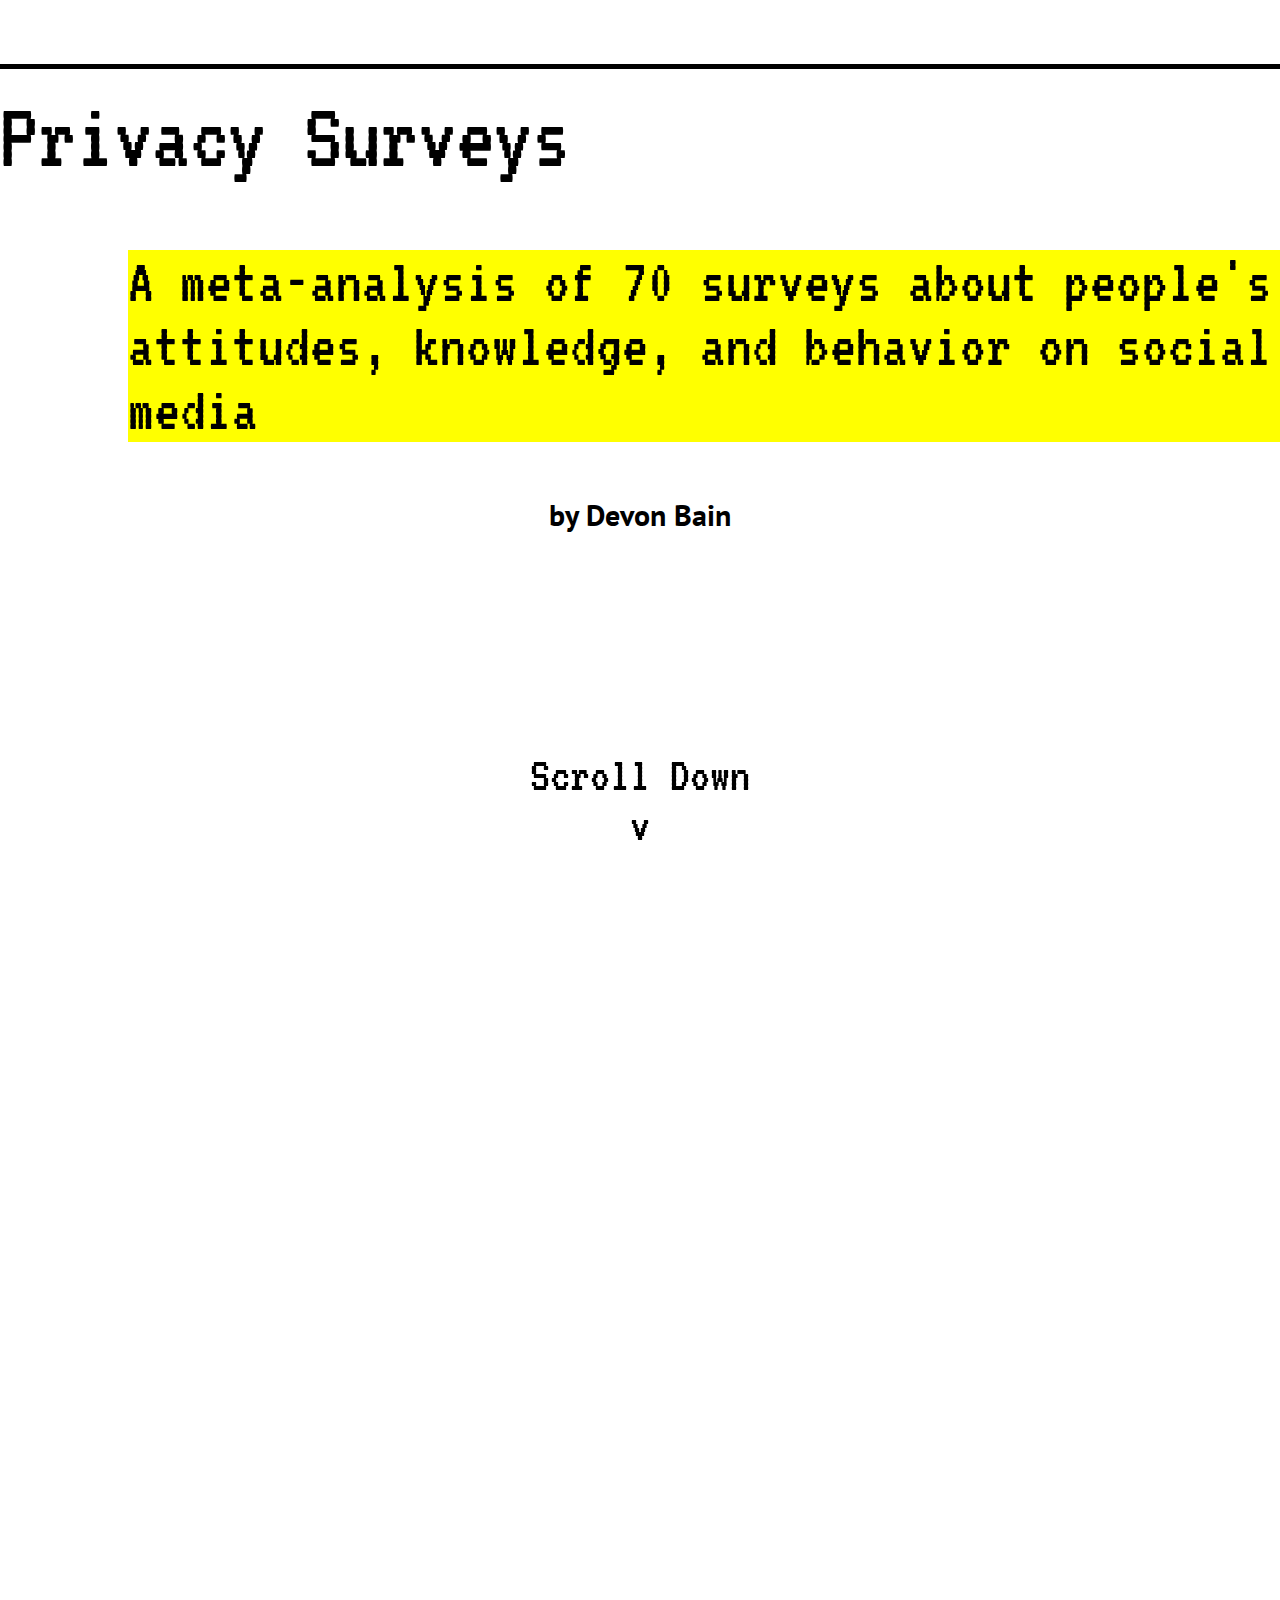
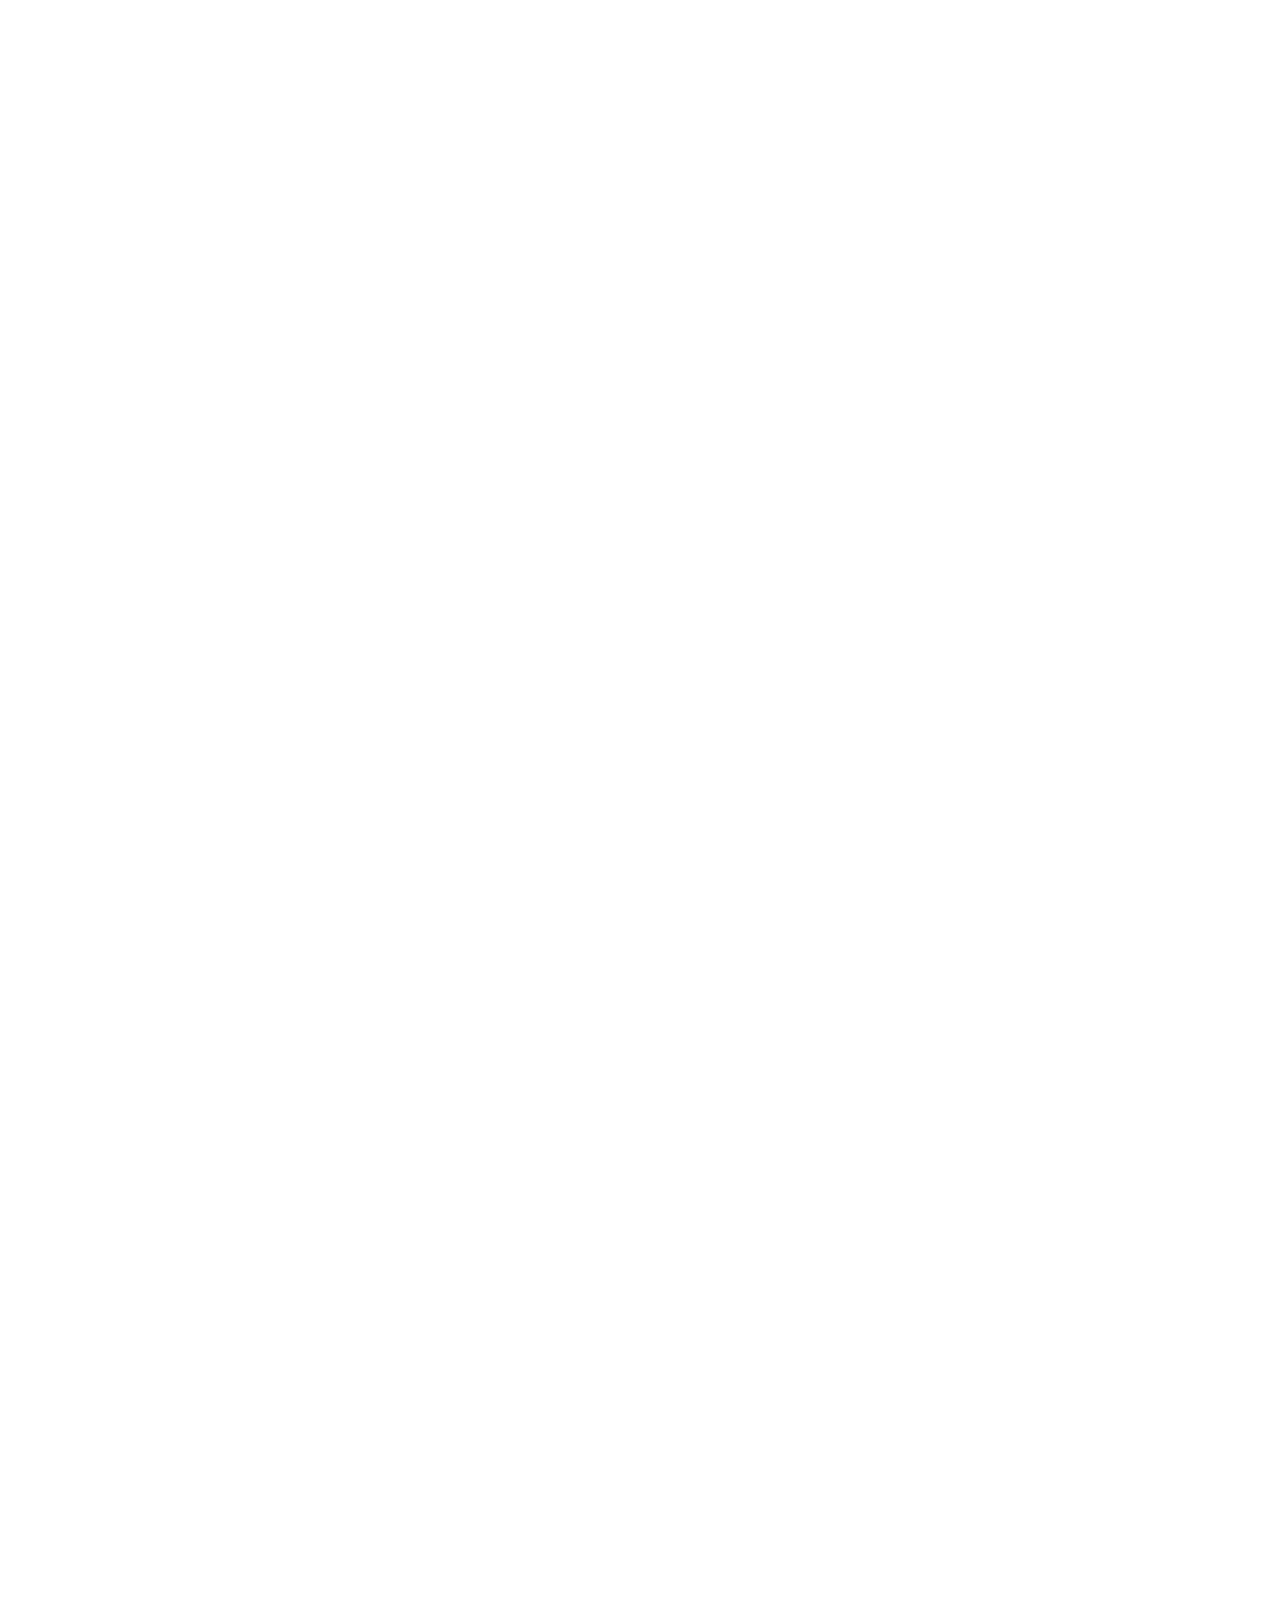
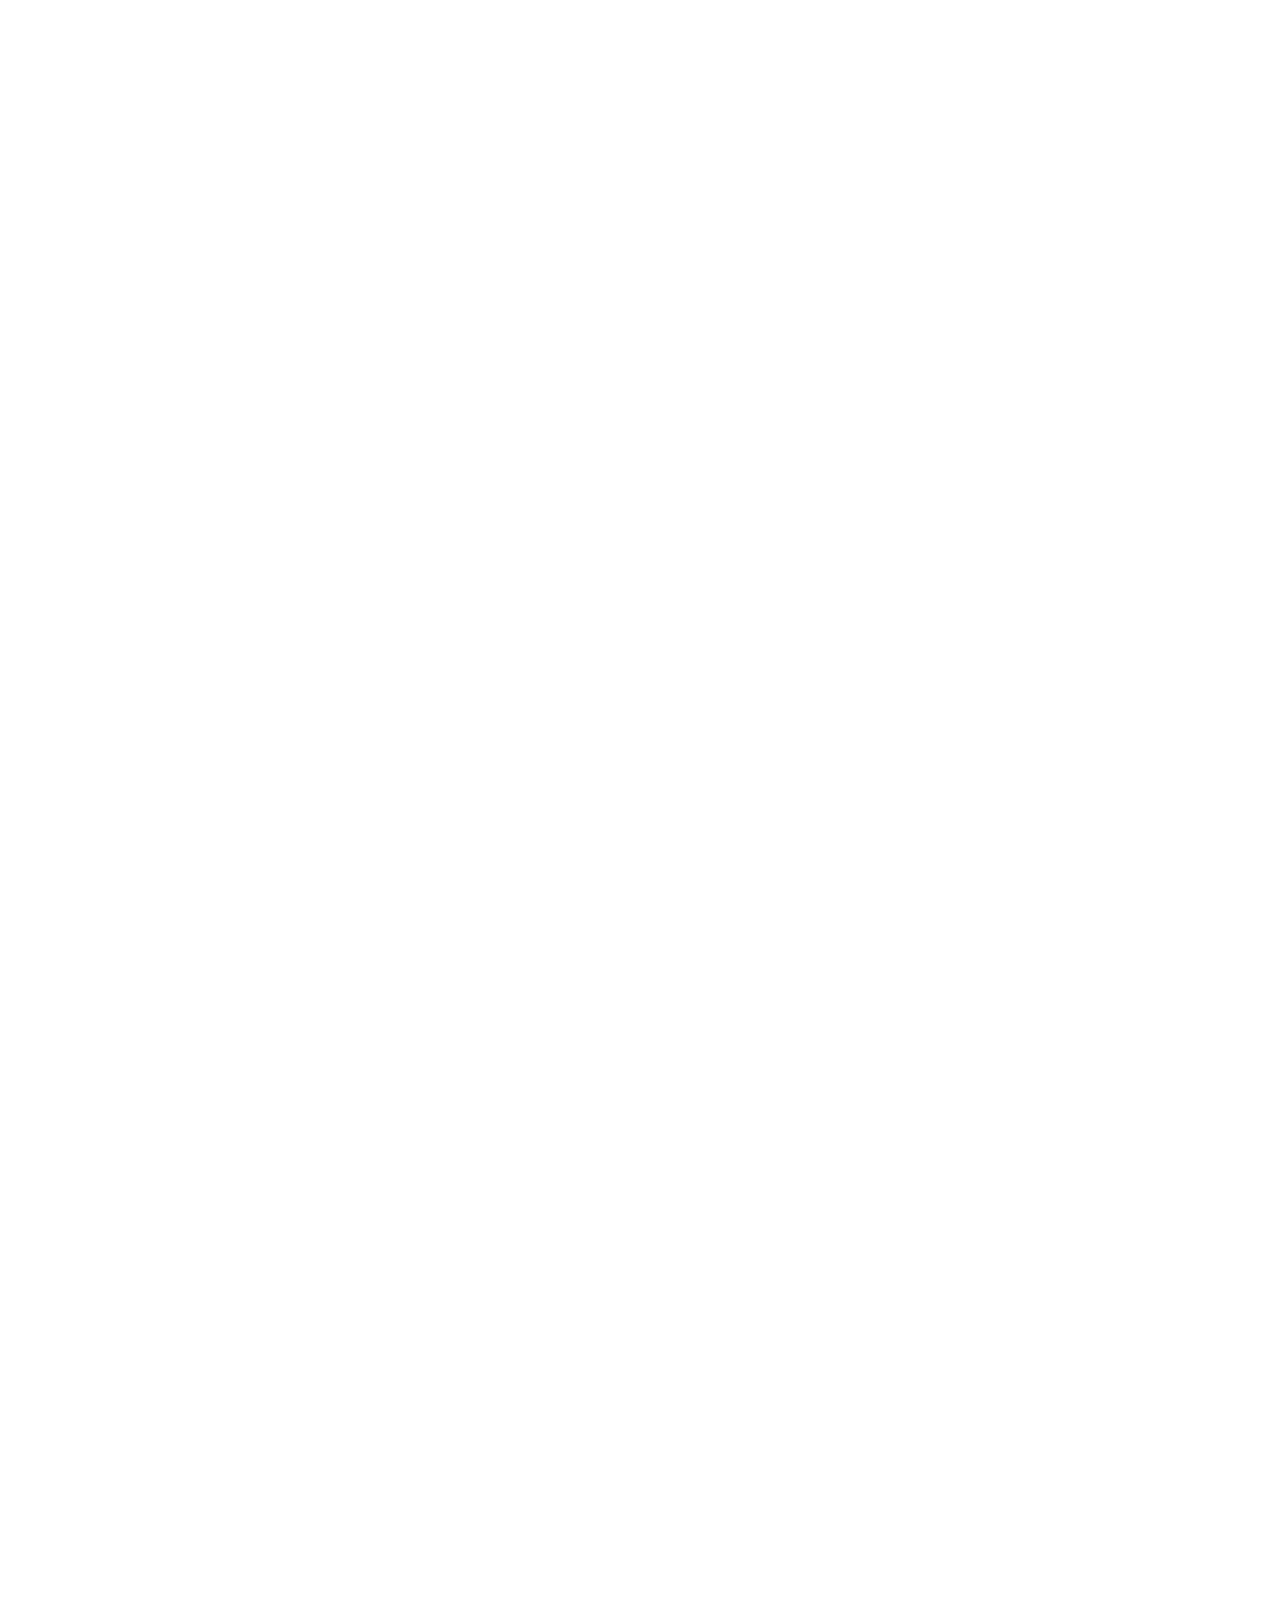
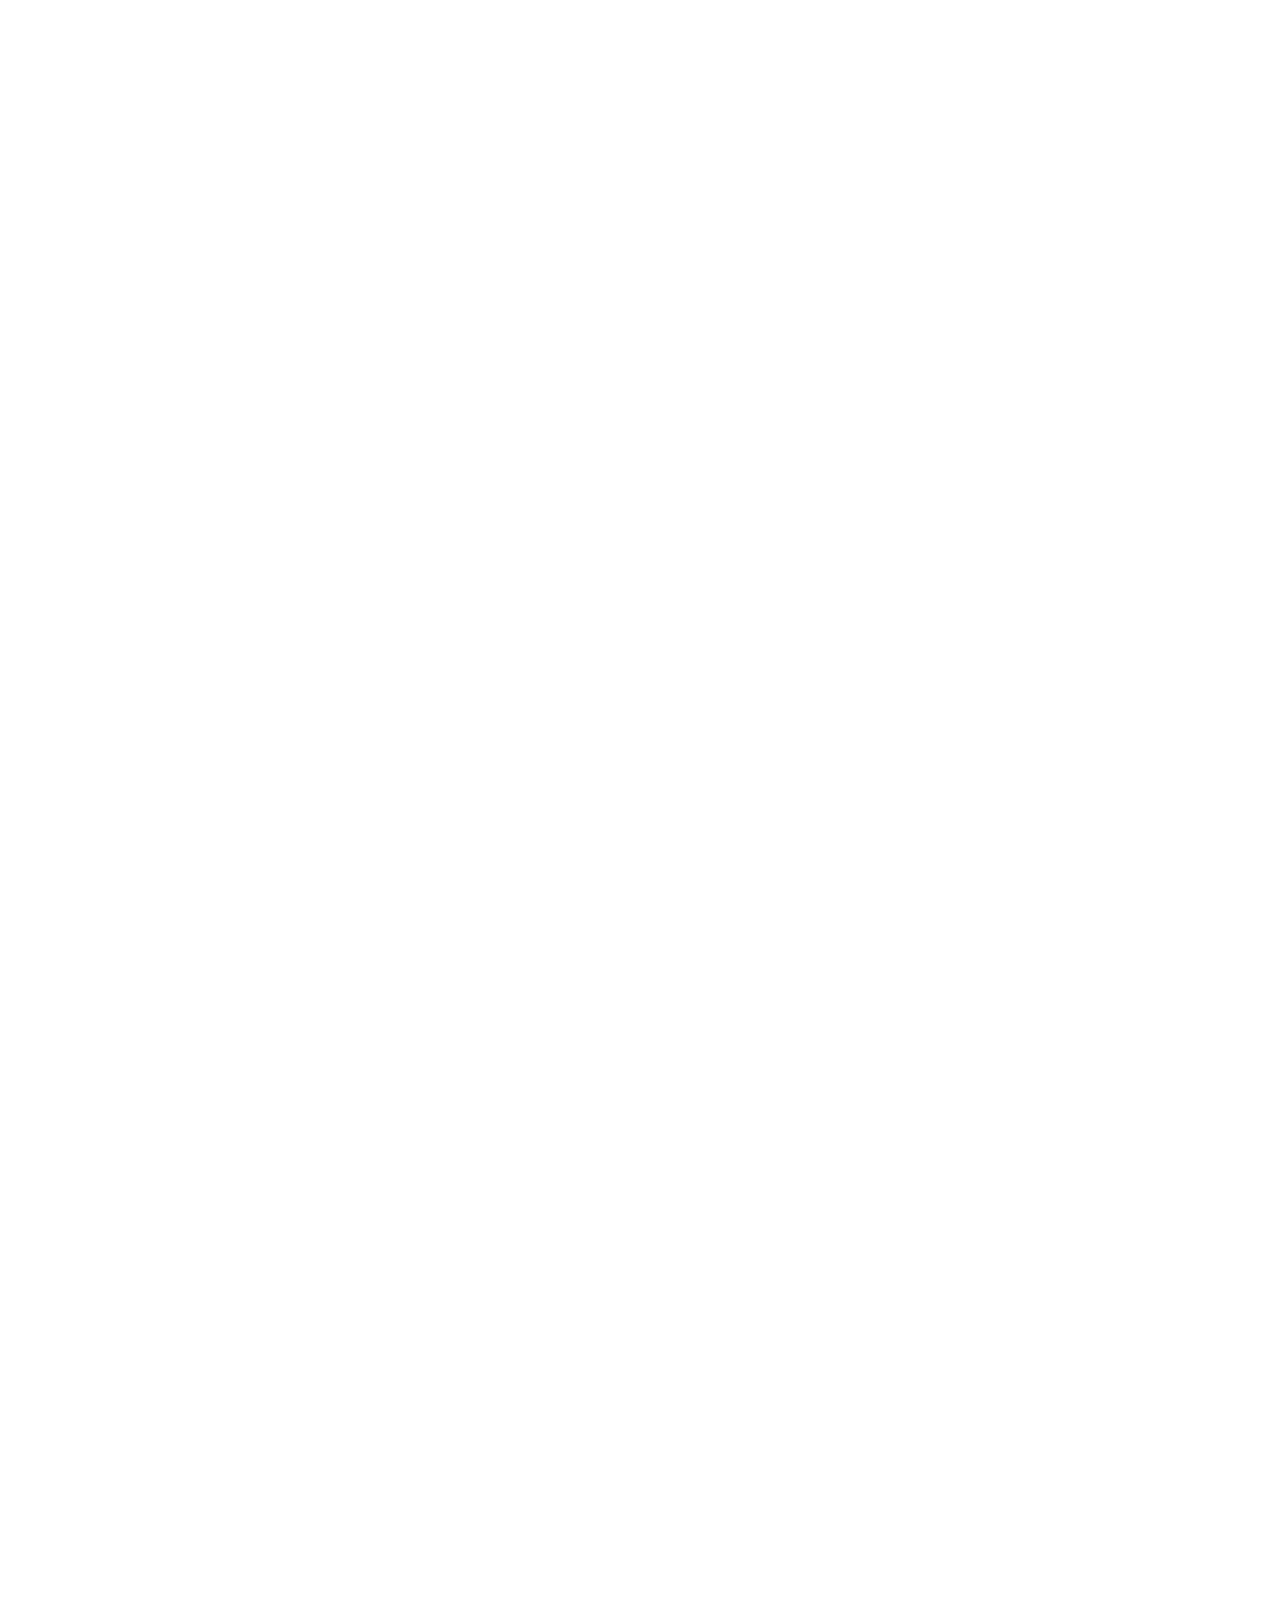
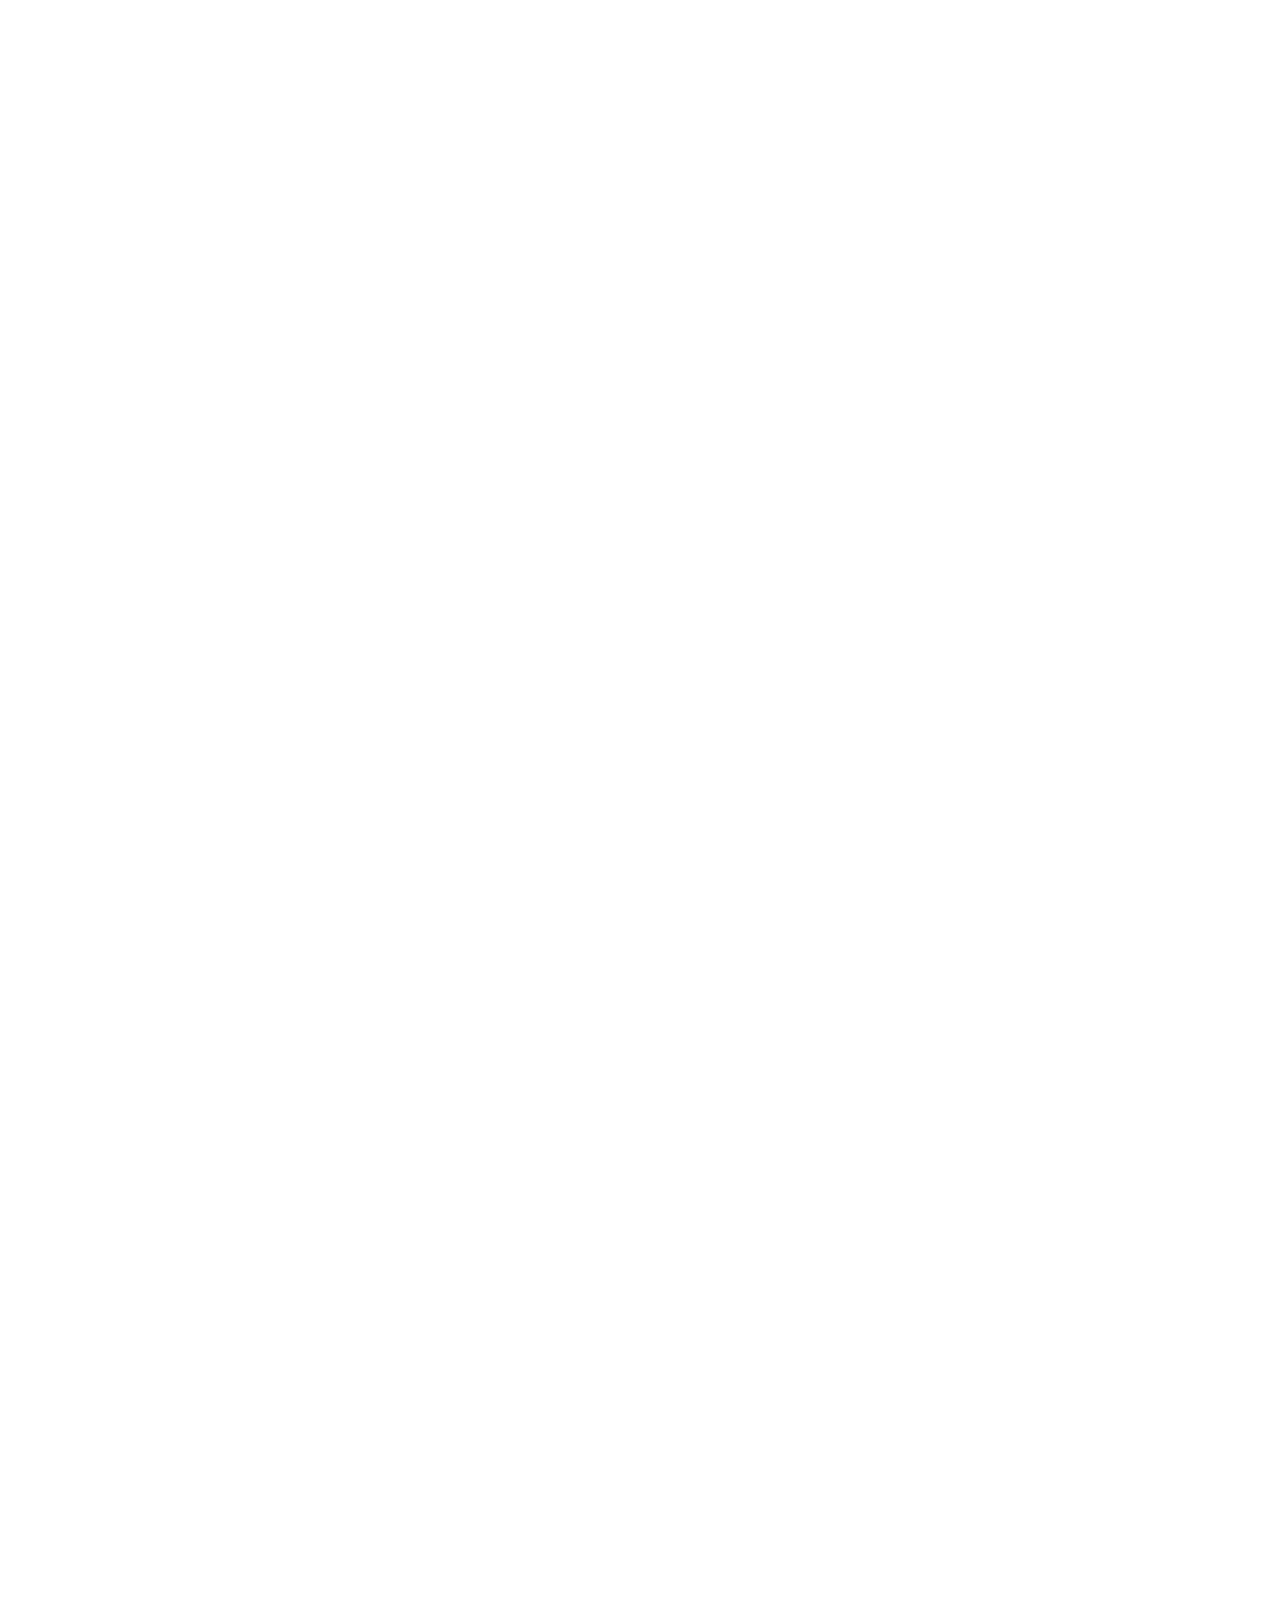
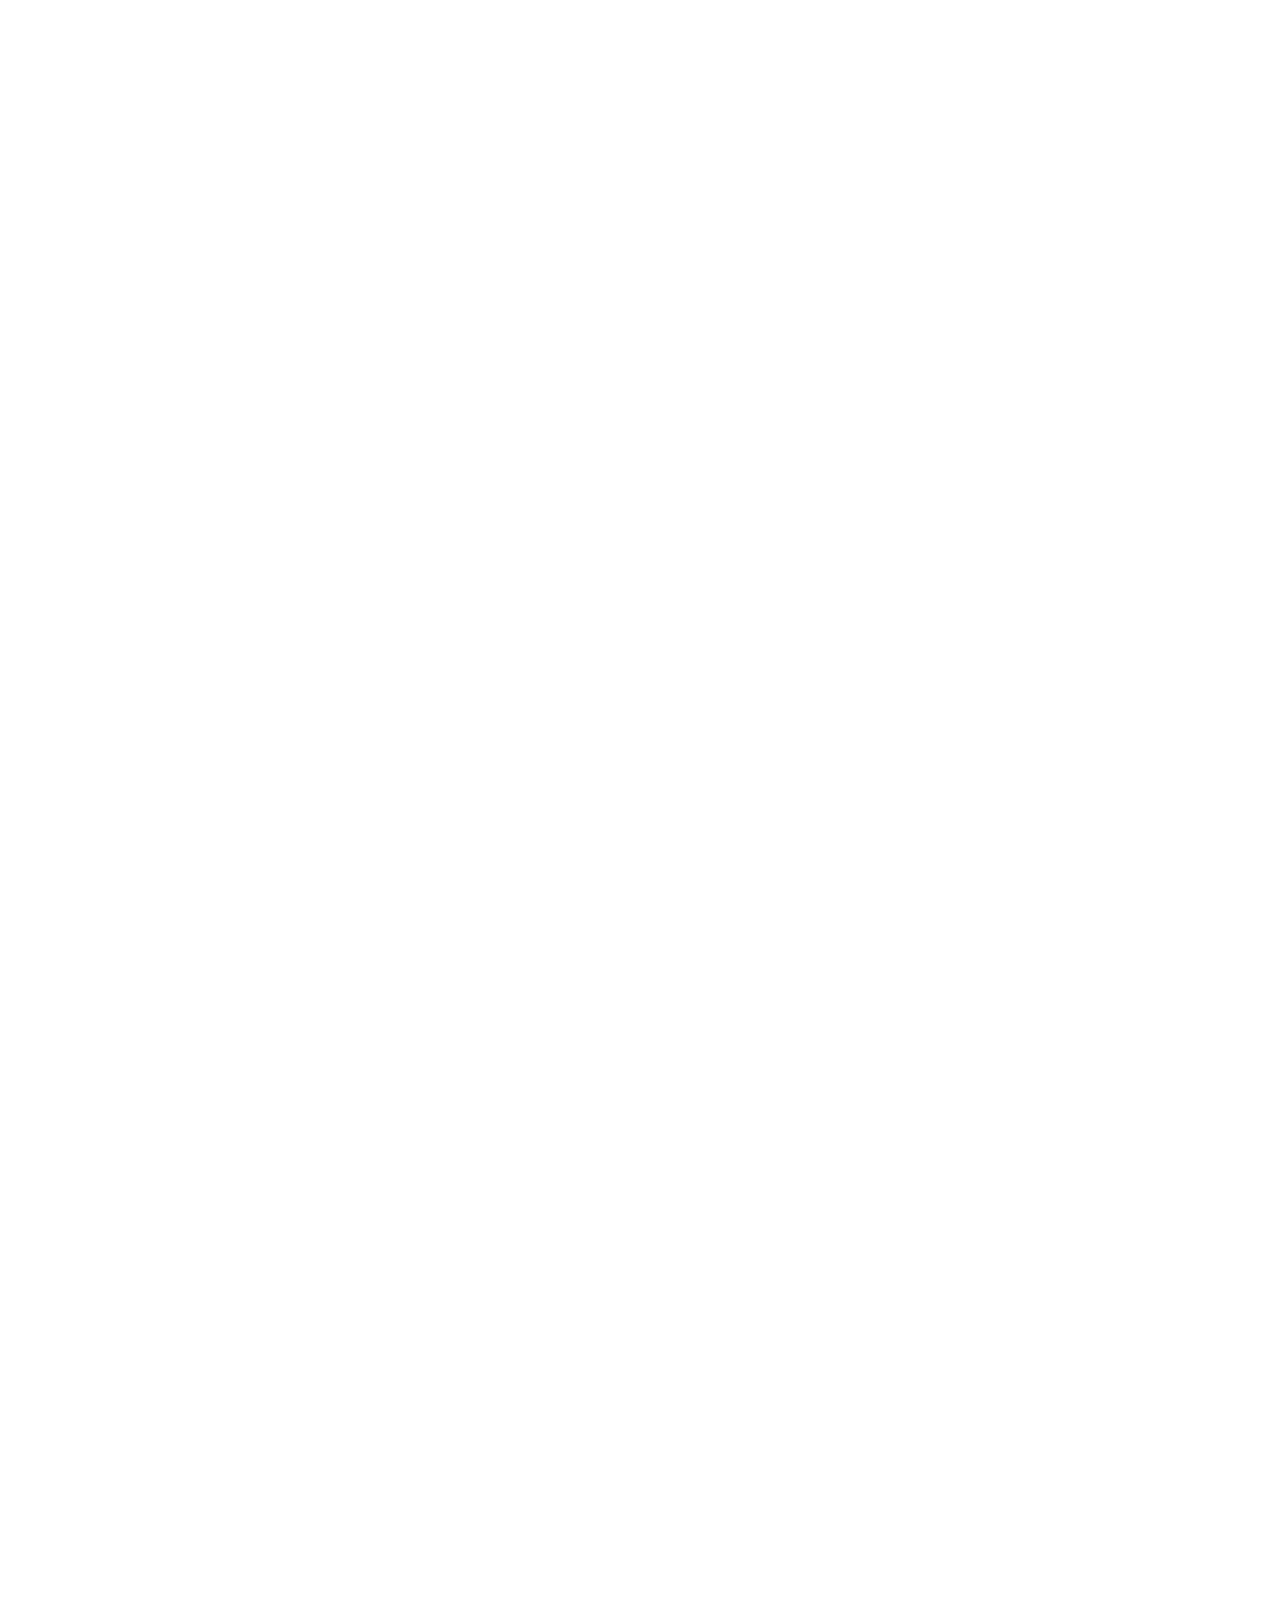
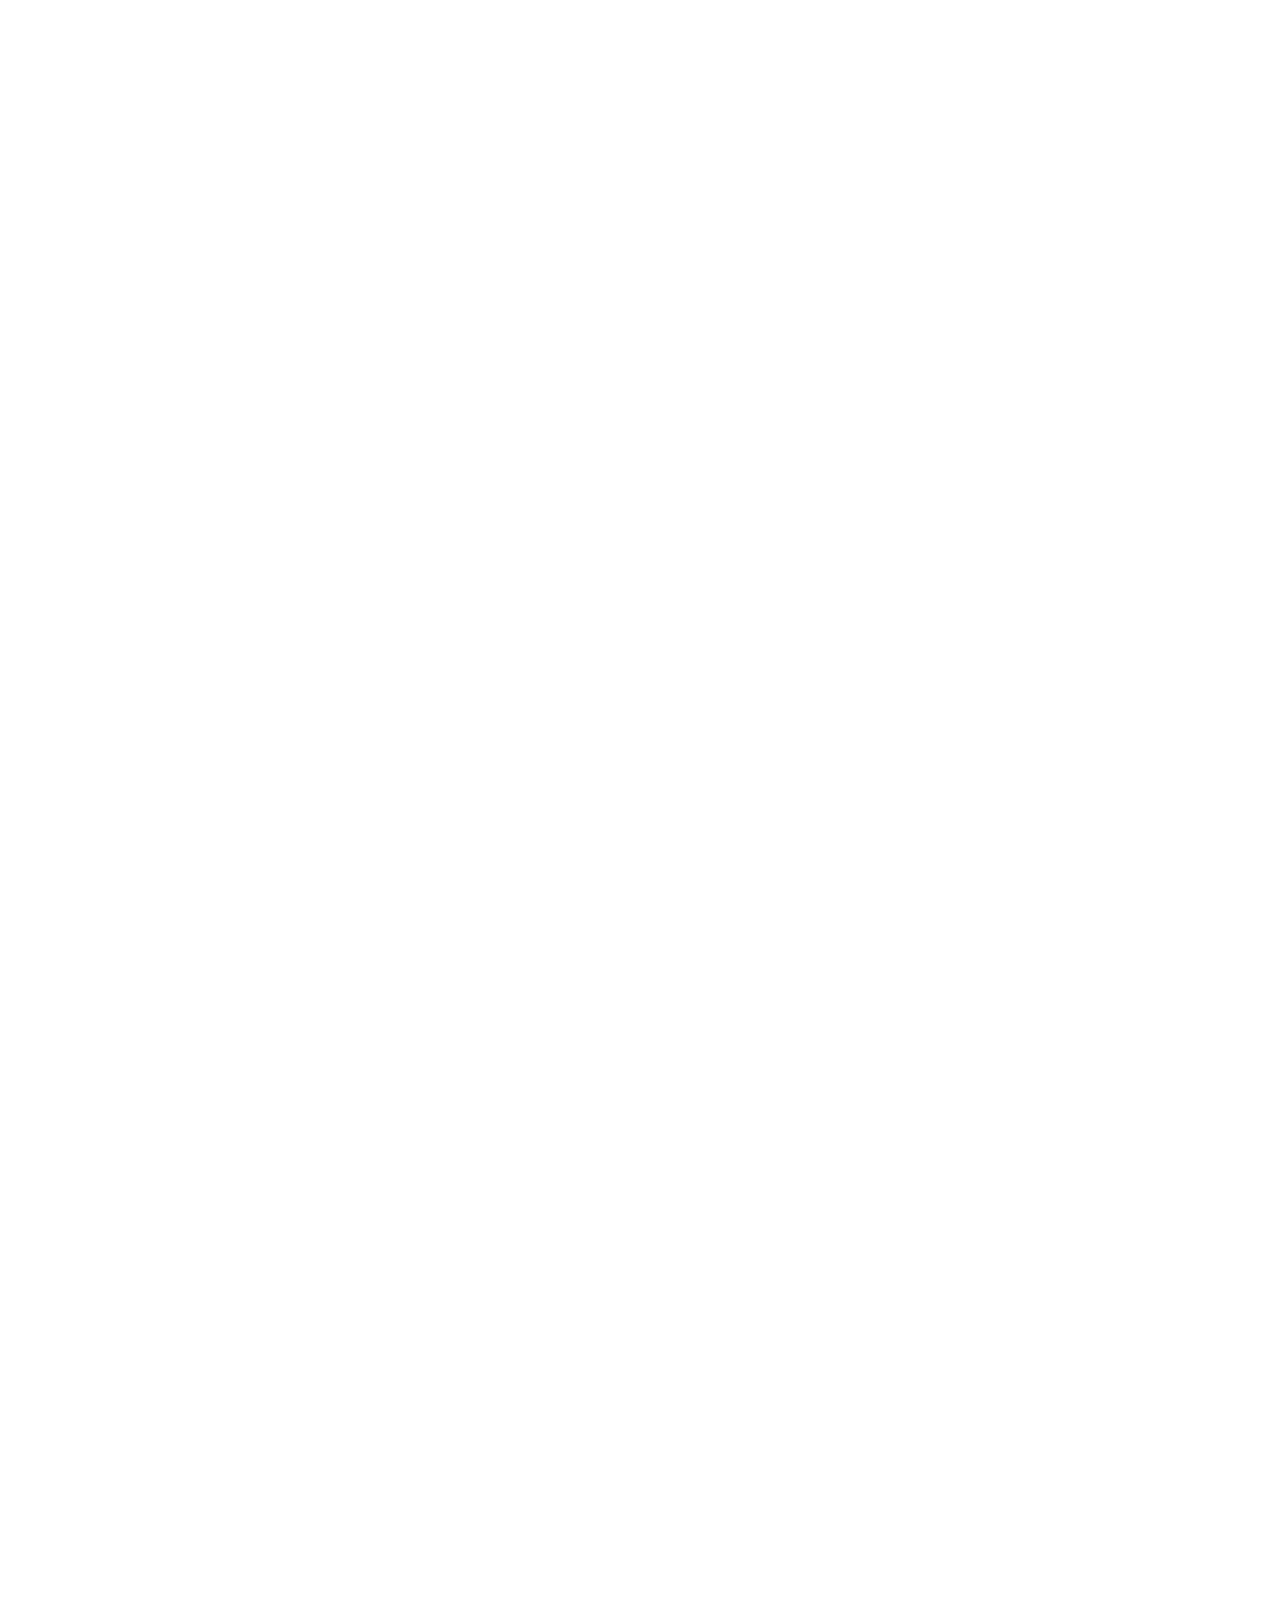
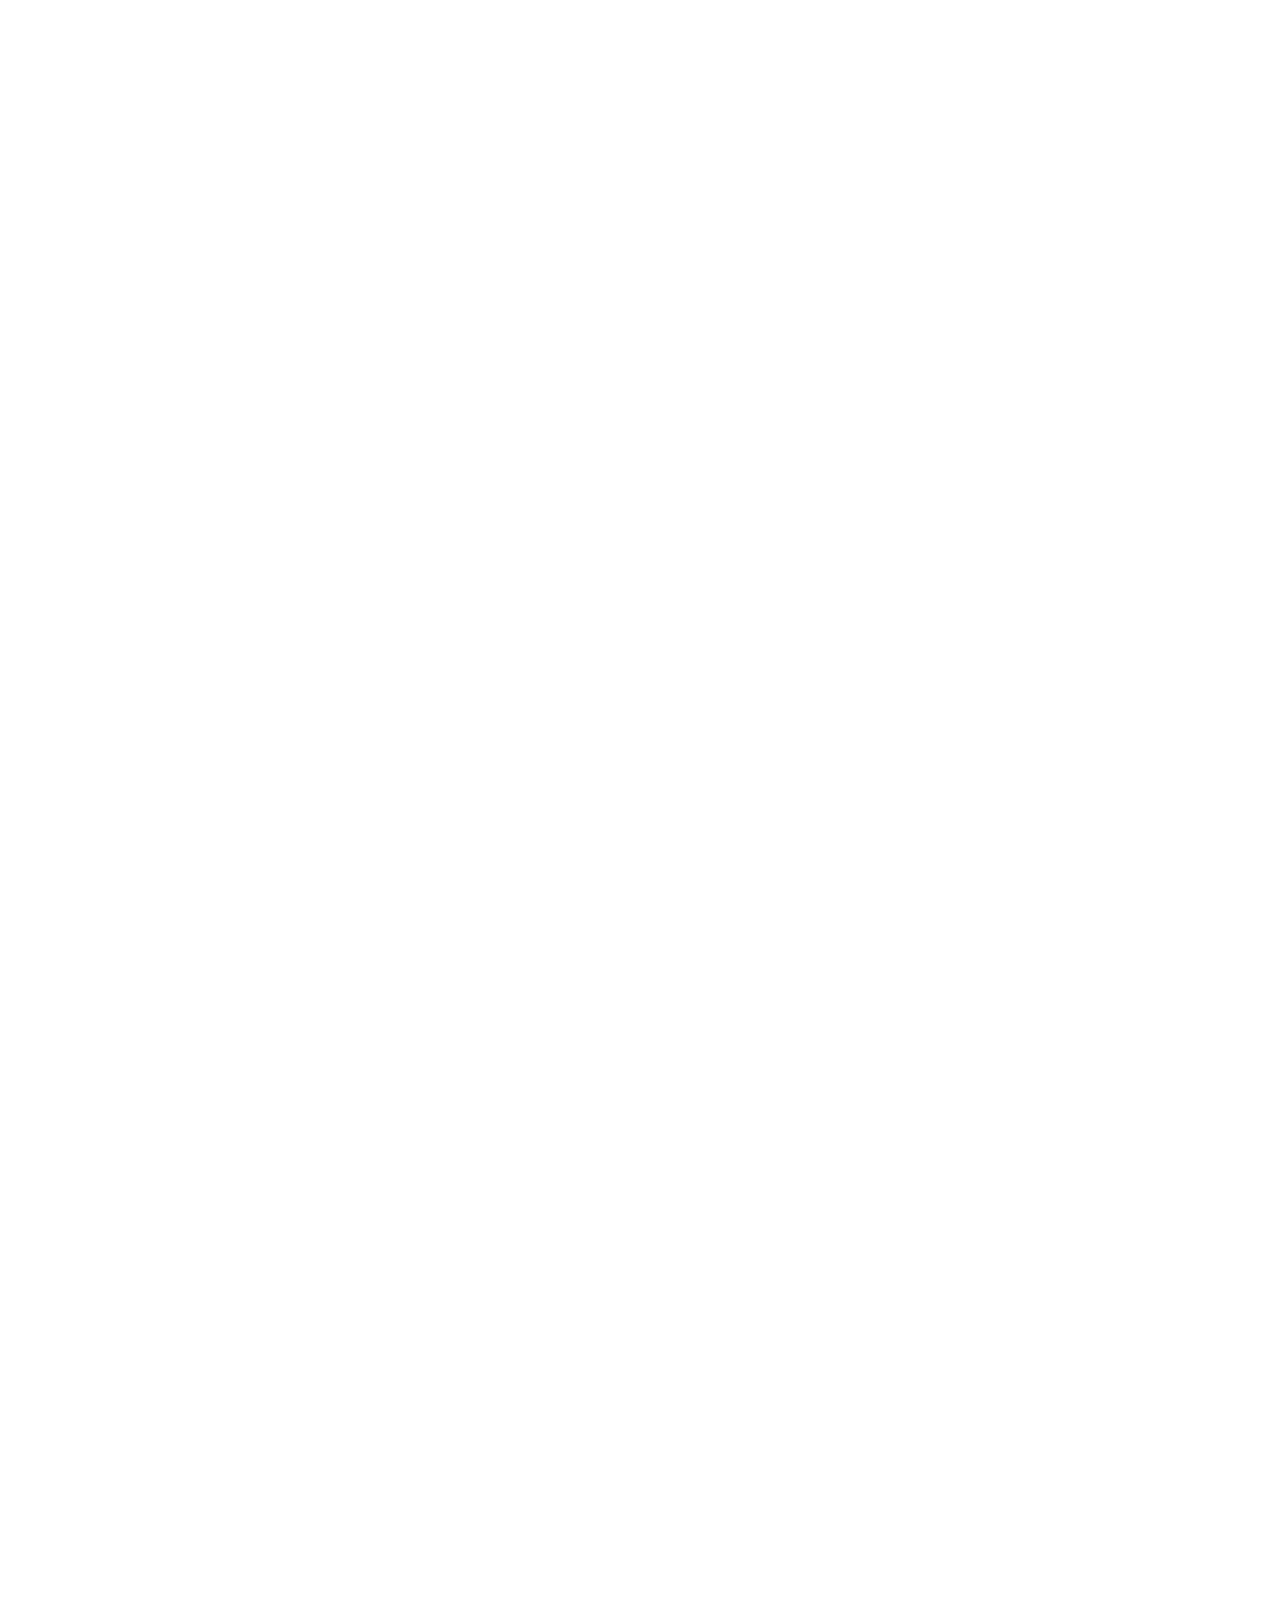
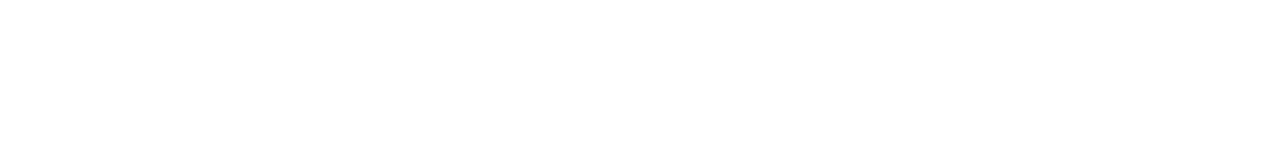
<file: index.html>
<!doctype html>

<html lang="en">
<head>
	<meta charset="utf-8">
	<title>Privacy Surveys</title>
	<link rel="stylesheet" href="css/style.css">
	<script src="https://d3js.org/d3.v4.min.js"></script>
	<script src="https://d3js.org/d3-scale-chromatic.v1.min.js"></script>
	<script src="https://d3js.org/d3-selection-multi.v1.js"></script>
	<script src="https://ajax.googleapis.com/ajax/libs/jquery/3.3.1/jquery.min.js"></script>
</head>

<body>
	<div id="cover">
		<h1>Privacy Surveys</h1>
		<h2>A meta-analysis of 70 surveys about people's attitudes, knowledge, and behavior on social media</h2>
		<h3>by Devon Bain</h3>
		<div id="scroll-plz">
			<p>Scroll Down</p>
			<p>v</p>
		</div>
	</div>
	<div id="nav"></div>
	<div id="svg-container">
		<svg width="1000" height="12000"></svg>
	</div>
	<script src="js/nav.js"></script>
	<script src="js/timeline.js"></script>

</body>
</html>
</file>
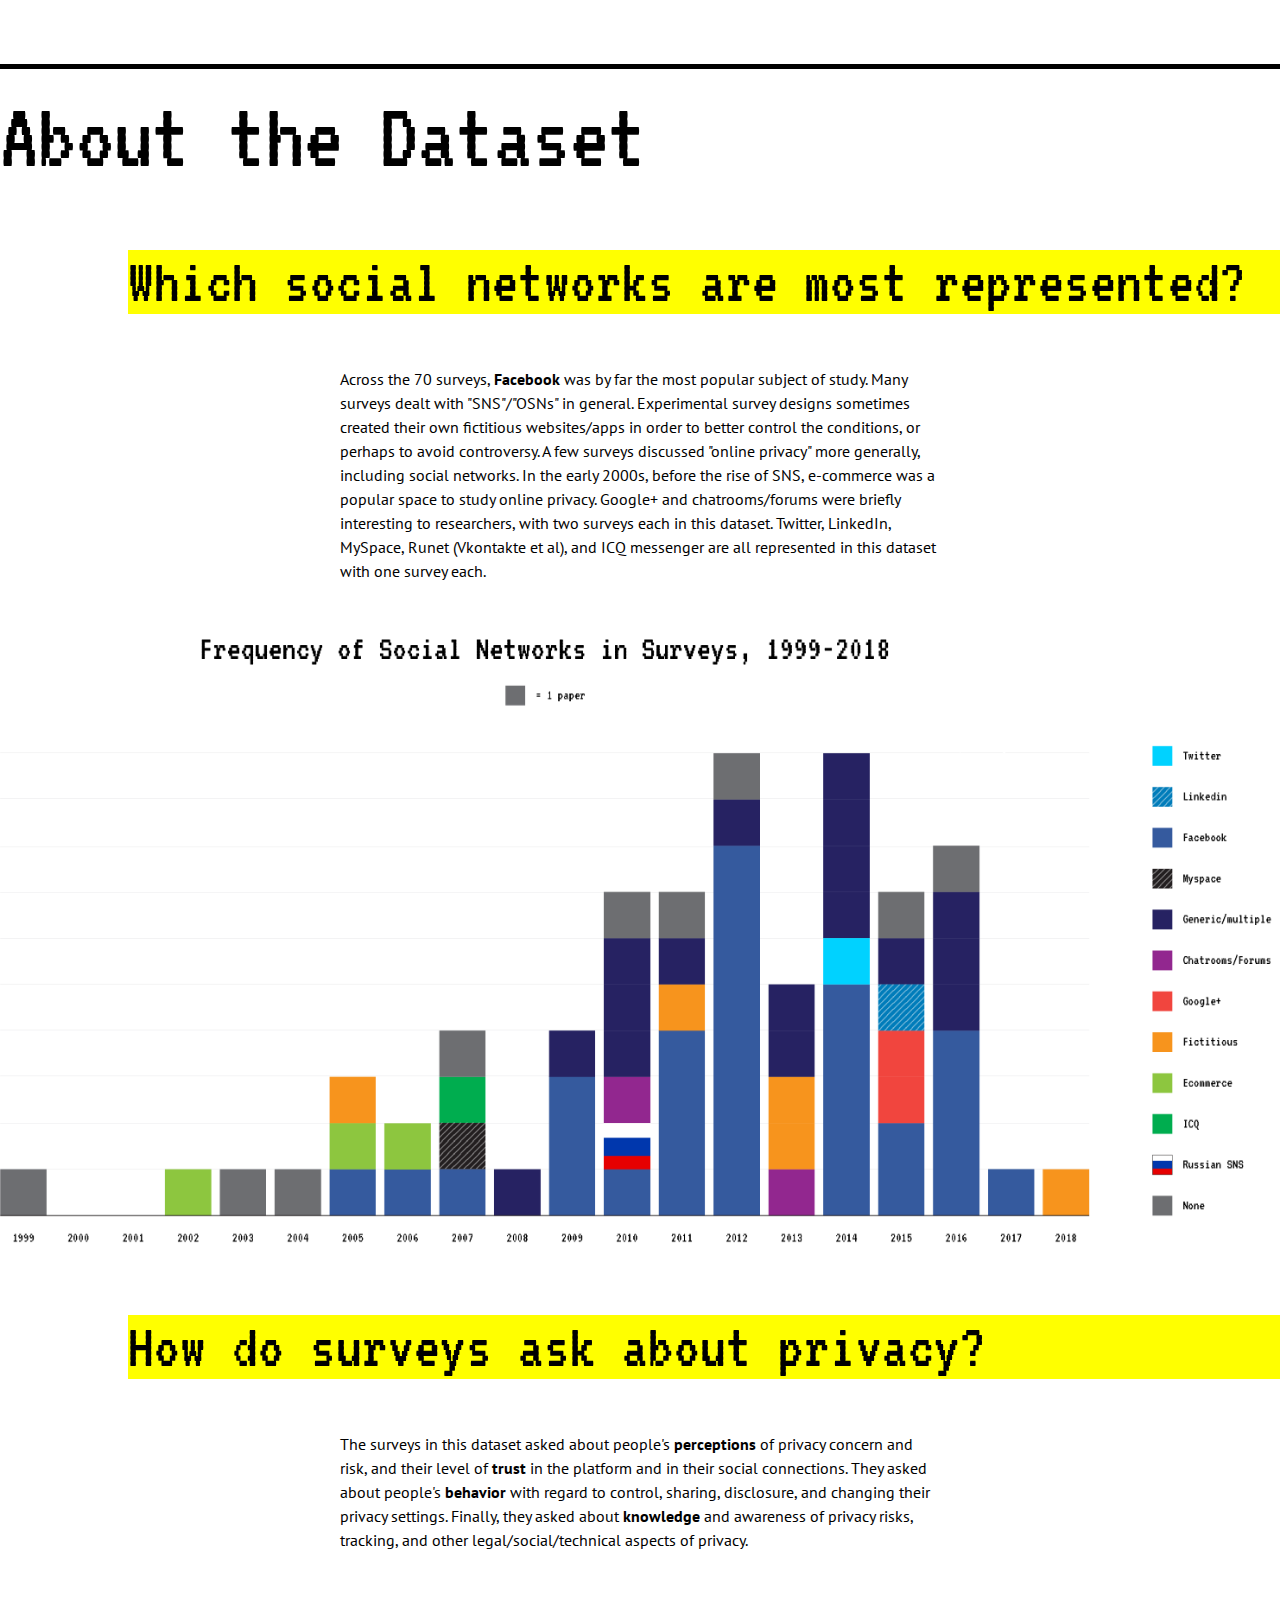
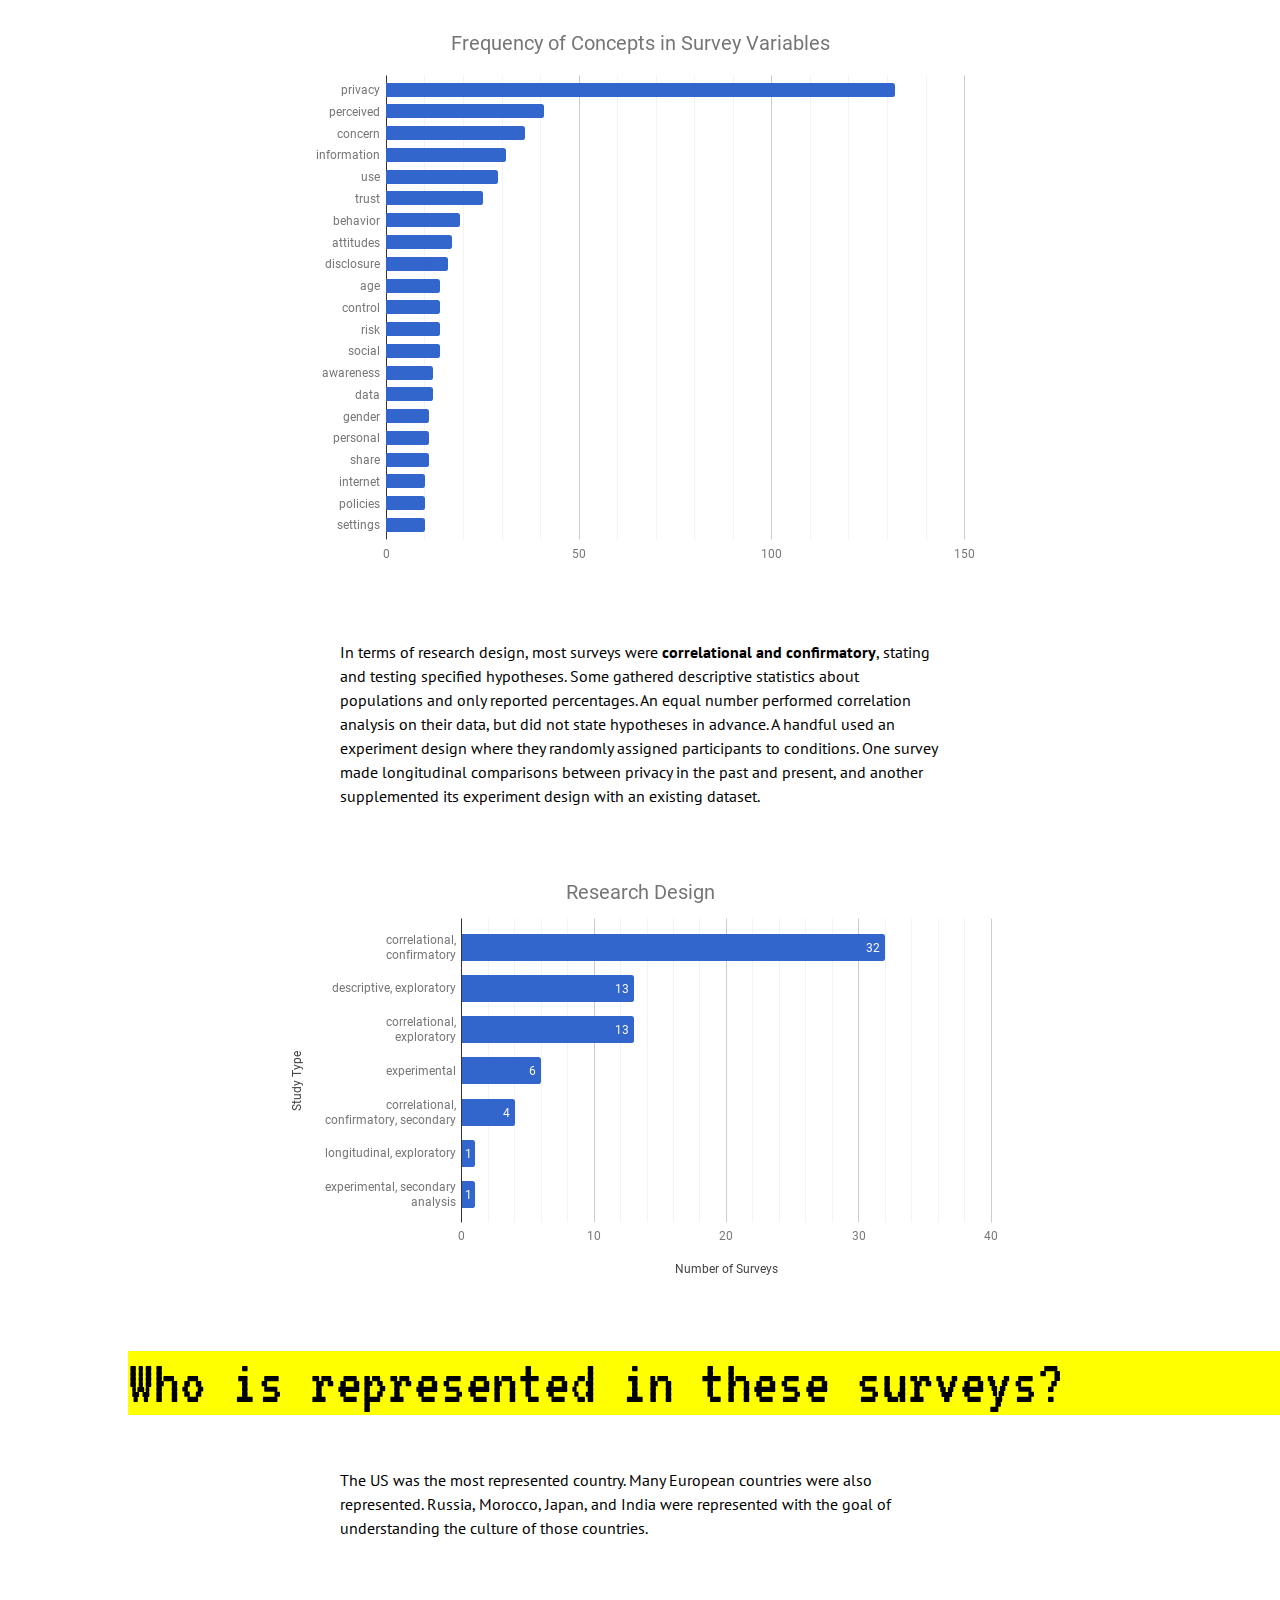
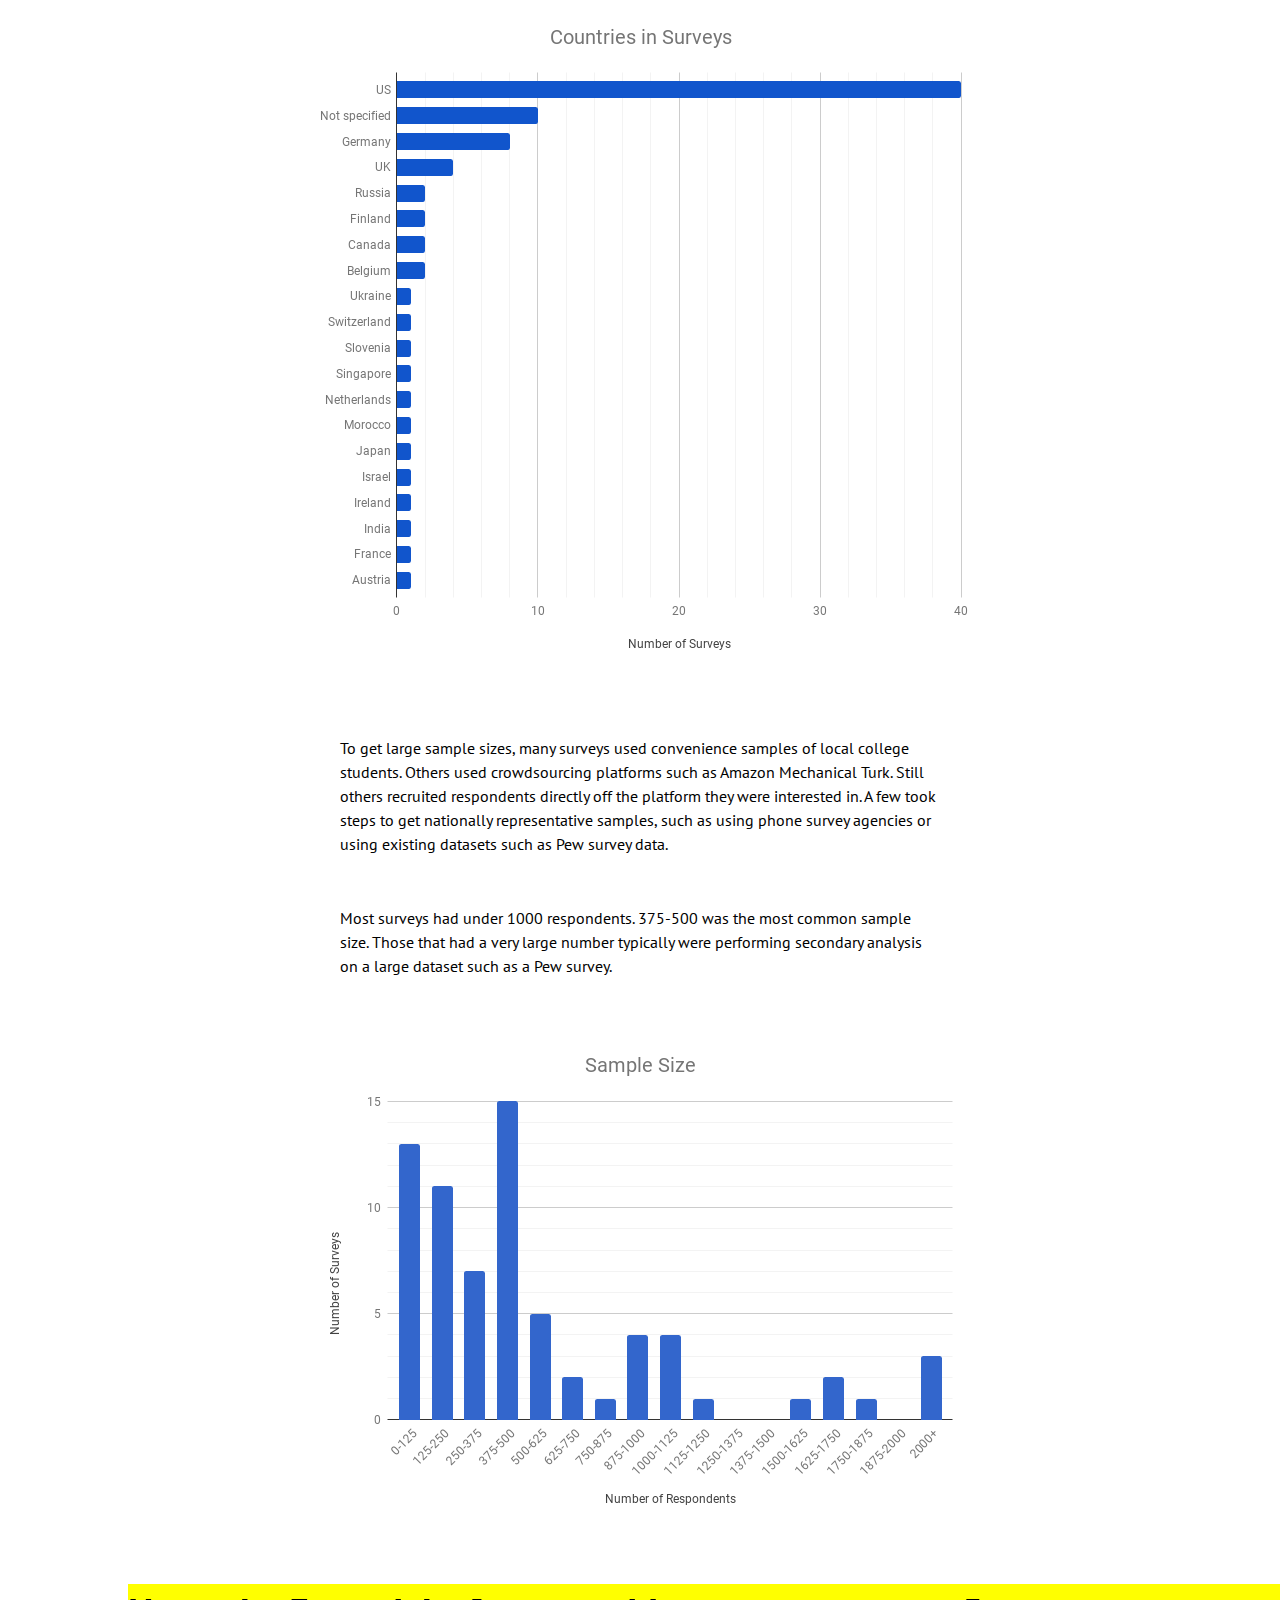
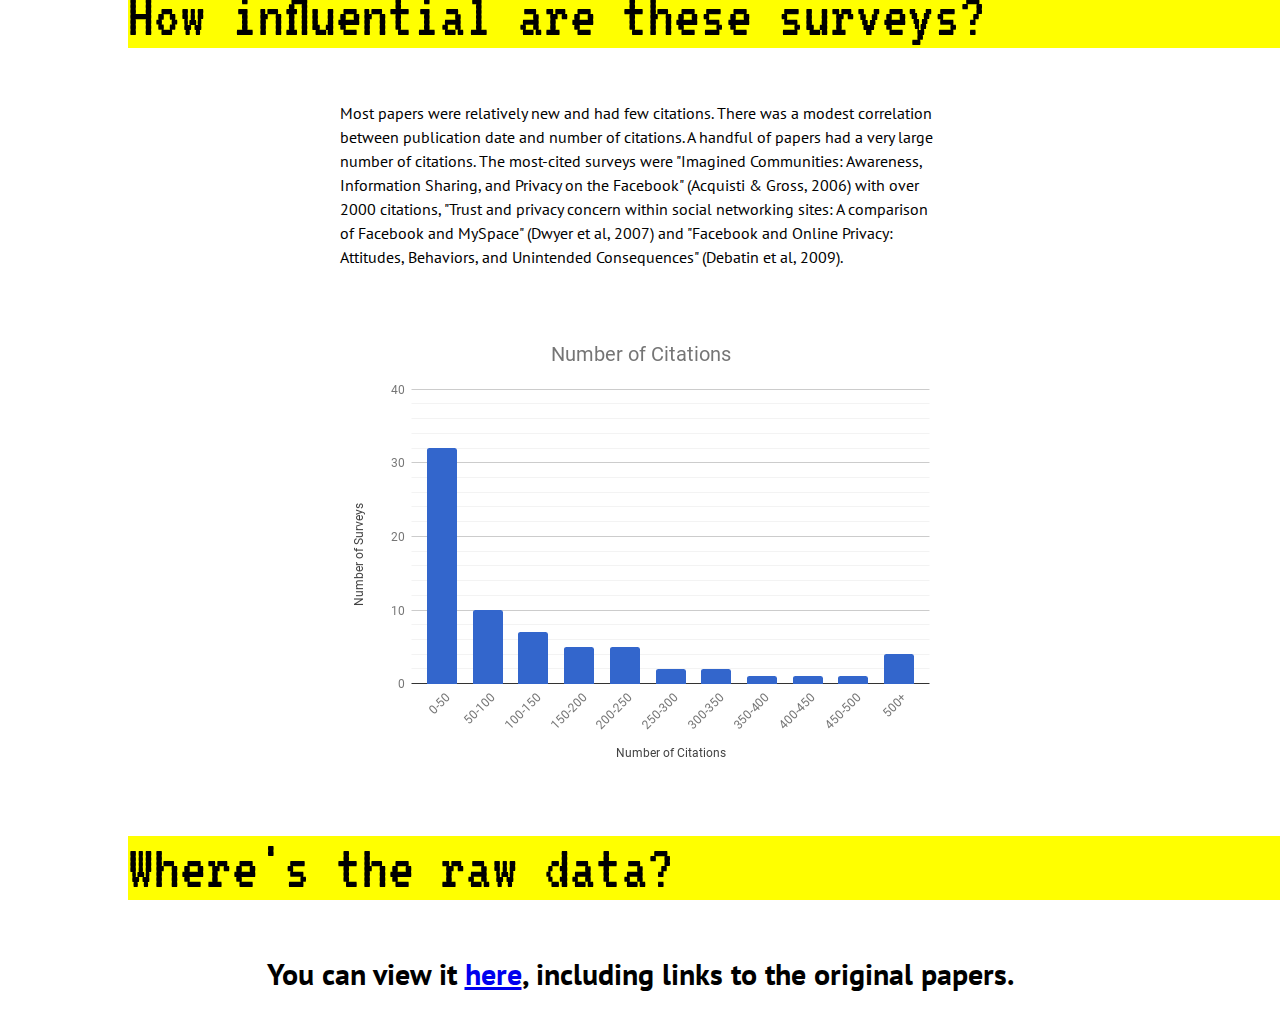
<file: about.html>
<!doctype html>

<html lang="en">
<head>
	<meta charset="utf-8">
	<title>Privacy Surveys | About the Dataset</title>
	<link rel="stylesheet" href="css/style.css">
	<script src="https://d3js.org/d3.v4.min.js"></script>
	<script src="https://d3js.org/d3-scale-chromatic.v1.min.js"></script>
	<script src="https://d3js.org/d3-selection-multi.v1.js"></script>

</head>

<body>
	<div id="nav"></div>
	
	<h1>About the Dataset</h1>

	<h2>Which social networks are most represented?</h2>
	<p class="desc">Across the 70 surveys, <strong>Facebook</strong> was by far the most popular subject of study. Many surveys dealt with "SNS"/"OSNs" in general. Experimental survey designs sometimes created their own fictitious websites/apps in order to better control the conditions, or perhaps to avoid controversy. A few surveys discussed "online privacy" more generally, including social networks. In the early 2000s, before the rise of SNS, e-commerce was a popular space to study online privacy. Google+ and chatrooms/forums were briefly interesting to researchers, with two surveys each in this dataset. Twitter, LinkedIn, MySpace, Runet (Vkontakte et al), and ICQ messenger are all represented in this dataset with one survey each.</p>
	<img src="img/sns@2x.png" alt="Frequency of SNS in surveys" class="about-img" />

	<h2>How do surveys ask about privacy?</h2>
	<p class="desc">The surveys in this dataset asked about people's <strong>perceptions</strong> of privacy concern and risk, and their level of <strong>trust</strong> in the platform and in their social connections. They asked about people's <strong>behavior</strong> with regard to control, sharing, disclosure, and changing their privacy settings. Finally, they asked about <strong>knowledge</strong> and awareness of privacy risks, tracking, and other legal/social/technical aspects of privacy.</p>
	<img src="img/variables.png" alt="Concepts in variables" class="about-img" />
	<p class="desc">In terms of research design, most surveys were <strong>correlational and confirmatory</strong>, stating and testing specified hypotheses. Some gathered descriptive statistics about populations and only reported percentages. An equal number performed correlation analysis on their data, but did not state hypotheses in advance. A handful used an experiment design where they randomly assigned participants to conditions. One survey made longitudinal comparisons between privacy in the past and present, and another supplemented its experiment design with an existing dataset.</p>
	<img src="img/research.png" alt="Research methods" class="about-img" />

	<h2>Who is represented in these surveys?</h2>
	<p class="desc">The US was the most represented country. Many European countries were also represented. Russia, Morocco, Japan, and India were represented with the goal of understanding the culture of those countries.</p>
	<img src="img/countries.png" alt="Number of countries bar graph" class="about-img" />
	<p class="desc">To get large sample sizes, many surveys used convenience samples of local college students. Others used crowdsourcing platforms such as Amazon Mechanical Turk. Still others recruited respondents directly off the platform they were interested in. A few took steps to get nationally representative samples, such as using phone survey agencies or using existing datasets such as Pew survey data.</p>
	<p class="desc">Most surveys had under 1000 respondents. 375-500 was the most common sample size. Those that had a very large number typically were performing secondary analysis on a large dataset such as a Pew survey.</p>
	<img src="img/samplesize.png" alt="Sample size histogram" class="about-img" />
	
	<h2>How influential are these surveys?</h2>
	<p class="desc">Most papers were relatively new and had few citations. There was a modest correlation between publication date and number of citations. A handful of papers had a very large number of citations. The most-cited surveys were "Imagined Communities: Awareness, Information Sharing, and Privacy on the Facebook" (Acquisti & Gross, 2006) with over 2000 citations, "Trust and privacy concern within social networking sites: A comparison of Facebook and MySpace" (Dwyer et al, 2007) and "Facebook and Online Privacy: Attitudes, Behaviors, and Unintended Consequences" (Debatin et al, 2009).</p>
	<img src="img/citations.png" alt="Citation count histogram" class="about-img" />

	<h2>Where's the raw data?</h2>
	<h3>You can view it <a href='data.html'>here</a>, including links to the original papers.</h3>

	
	<script src="js/nav.js"></script>
</body>
</html>
</file>
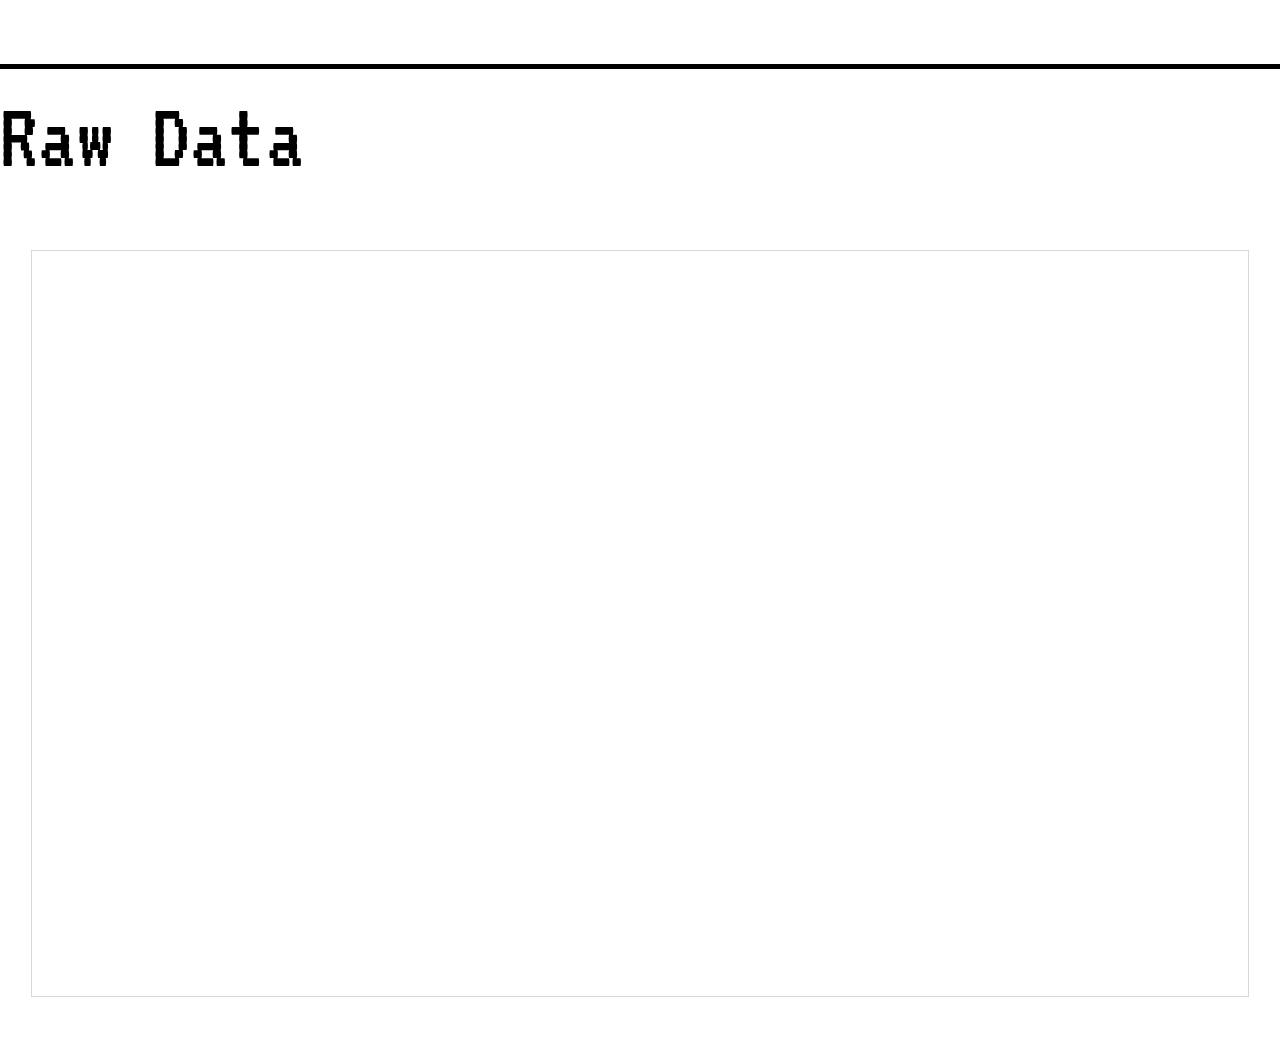
<file: data.html>
<!doctype html>

<html lang="en">
<head>
	<meta charset="utf-8">
	<title>Privacy Surveys</title>
	<link rel="stylesheet" href="css/style.css">
	<script src="https://d3js.org/d3.v4.min.js"></script>
	<script src="https://d3js.org/d3-scale-chromatic.v1.min.js"></script>
	<script src="https://d3js.org/d3-selection-multi.v1.js"></script>

</head>

<body>
	<div id="nav"></div>
	<h1>Raw Data</h1>
	<div id="data-container">
		<iframe src="https://docs.google.com/spreadsheets/d/e/2PACX-1vSjNDCtykJ4kwajT26IzfhE1yWIsvC2YoKUhg-xyL1cVEHt4JPGDdtehQddL4SMym30XYHoCFRo6OgT/pubhtml?gid=0&amp;single=true&amp;widget=true&amp;headers=false"></iframe>
	</div>
	<script src="js/nav.js"></script>
</body>
</html>
</file>
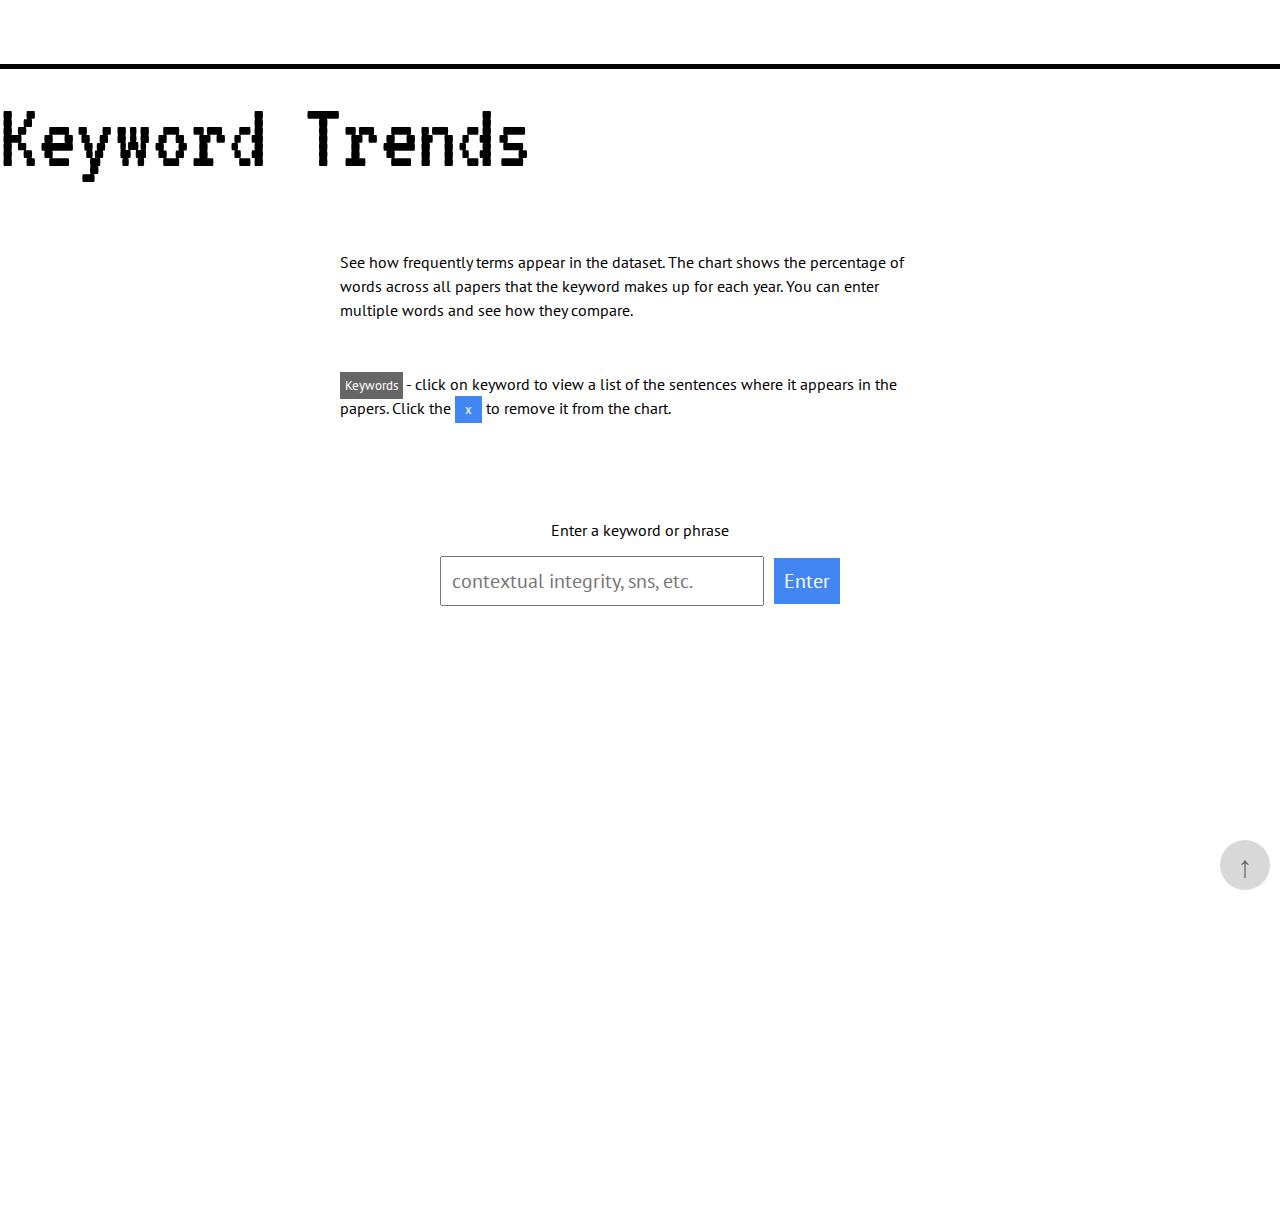
<file: search.html>
<!doctype html>

<html lang="en">
<head>
	<meta charset="utf-8">
	<title>Privacy Surveys | Keyword Search</title>
	<link rel="stylesheet" href="css/style.css">
	<link rel="stylesheet" href="css/c3.min.css">
	<script src="https://d3js.org/d3.v4.min.js"></script>
	<script src="https://d3js.org/d3-scale-chromatic.v1.min.js"></script>
	<script src="https://d3js.org/d3-selection-multi.v1.js"></script>
	<script src="js/c3.min.js"></script>
	<script src="https://ajax.googleapis.com/ajax/libs/jquery/3.3.1/jquery.min.js"></script>
</head>

<body>
	<div id="nav"></div>
	<h1>Keyword Trends</h1>
	<p class='desc'>See how frequently terms appear in the dataset. The chart shows the percentage of words across all papers that the keyword makes up for each year. You can enter multiple words and see how they compare.</p><p class='desc'><span style='background-color: #666; color: #fff; font-size: 13px; padding: 5px'>Keywords</span> - click on keyword to view a list of the sentences where it appears in the papers. Click the <span style='background-color: #4286f4; color: #fff; font-size: 13px; padding: 5px 10px'>x</span> to remove it from the chart.</p>
	<div id="search-input">
		<p>Enter a keyword or phrase</p>
		<input type="text" id="search" placeholder='contextual integrity, sns, etc.'><div id="enter-keyword">Enter</div>
	</div>
		<div id="chart-container">
			<div id="keywords"></div>
			<div id="timeseries"></div>
			<div id="context"></div>
		</div>
	</div>

	<div id="top">&uarr;</div>

	<script src="js/nav.js"></script>
	<script src="js/search.js"></script>
</body>
</html>
</file>
<file: css/style.css>
@import url('https://fonts.googleapis.com/css?family=PT+Sans:400,700|VT323');

html, body {
    margin: 0;
    font-family: "PT Sans", sans-serif;
    overflow-x: hidden;
}

body {
	overflow-y: hidden;
}

#cover {
    width: 100vw;
    height: 100vh;
}

h1, h2 {
    font-family: "VT323";
    font-weight: normal;
}

h1 {
    font-size: 6em;
    border-top: 5px solid #000;
    padding-top: 20px;
}

h2 {
    font-size: 4em;
    background-color: yellow;
    margin-left: 10%;
}

h3 {
    text-align: center;
    font-size: 30px;
}

#nav {
    top: 0;
    position: fixed;
    padding: 20px;
    background-color: rgba(255,255,255,0.7);
    width: 100%;
    text-align: right;
}

#nav a {
    color: blue;
    text-decoration: none;
    font-weight: bold;
    margin-right: 40px;
    text-transform: uppercase;
}

.paper text, .event text {
	text-transform: capitalize;
	font-family: "VT323", monospace;
	font-size: 20px;
}

#svg-container {
	display: flex;
	justify-content: center;
}

svg {
	overflow: visible;
}

.about-img {
	max-width: 100%;
	margin: 0 auto;
    display: block;
}

#scroll-plz {
    bottom: 0;
    position: absolute;
    text-align: center;
    width: 100%;
    margin-bottom: 50px;
    font-size: 50px;
    font-family: "VT323", monospace;
}

#scroll-plz p {
    margin: 0;
}

#paperTooltip, #eventTooltip {
	pointer-events: none;
}

#paperTooltip .title {
	text-transform: capitalize;
}

.desc {
    margin: 50px auto;
    width: 60%;
    max-width: 600px;
    font-size: 16px;
    line-height: 1.5;
}

#search-input {
    margin-top: 100px;
    text-align: center;
}

#search {
    padding: 10px;
    width: 300px;
    font-size: 20px;
    font-family: "PT Sans";
}

#chart-container {
	margin: 50px auto;
	width: 90%;
	display: flex;
	flex-direction: column;
	justify-content: space-between;
}

#timeseries, #frequency {
	width: 100%;
}

#timeseries {
	height: 500px;
}

#keywords {
    display: flex;
    flex-direction: row;
    justify-content: center;
}

#keywords div {
    display: flex;
    flex-direction: row;
    background-color: #666;
    margin-right: 10px;
    color: #fff;
    font-size: 12px;
}

#keywords div p {
    padding: 5px;
    margin: 0;
    text-align: center;
    cursor: pointer;
}

#keywords p.x {
    background-color: #4286f4;
    width: 20px;
    text-align: center;
    cursor: pointer;
}

#enter-keyword {
    display: inline-block;
    padding: 10px;
    background-color: #4286f4;
    color: #fff;
    font-size: 20px;
    margin-left: 10px;
    cursor: pointer;
}

#enter-keyword:hover {
    opacity: 0.9;
}

iframe {
    width: 100%;
    margin-top: -31px;
    margin-left: -2px;
    height: 800px;
}

#data-container {
    width: 95vw;
    margin: 0 auto 50px auto;
    overflow: hidden;
    height: 745px;
    border: 1px solid #d8d8d8;
}

#context p {
    font-size: 13px;
    background-color: #f8f8f8;
    padding: 10px;
}

#context strong {
    background-color: yellow;
}

#top {
    position: fixed;
    right: 0;
    bottom: 0;
    font-size: 30px;
    height: 50px;
    width: 50px;
    display: flex;
    justify-content: center;
    align-items: center;
    color: #666;
    background-color: #d8d8d8;
    border-radius: 50px;
    margin: 10px;
}

#top:hover {
    color: #000;
    cursor: pointer;
}
</file>
<file: css/c3.min.css>
.c3 svg{font:10px sans-serif;-webkit-tap-highlight-color:transparent}.c3 line,.c3 path{fill:none;stroke:#000}.c3 text{-webkit-user-select:none;-moz-user-select:none;user-select:none}.c3-bars path,.c3-event-rect,.c3-legend-item-tile,.c3-xgrid-focus,.c3-ygrid{shape-rendering:crispEdges}.c3-chart-arc path{stroke:#fff}.c3-chart-arc rect{stroke:#fff;stroke-width:1}.c3-chart-arc text{fill:#fff;font-size:13px}.c3-grid line{stroke:#aaa}.c3-grid text{fill:#aaa}.c3-xgrid,.c3-ygrid{stroke-dasharray:3 3}.c3-text.c3-empty{fill:grey;font-size:2em}.c3-line{stroke-width:1px}.c3-circle._expanded_{stroke-width:1px;stroke:#fff}.c3-selected-circle{fill:#fff;stroke-width:2px}.c3-bar{stroke-width:0}.c3-bar._expanded_{fill-opacity:1;fill-opacity:.75}.c3-target.c3-focused{opacity:1}.c3-target.c3-focused path.c3-line,.c3-target.c3-focused path.c3-step{stroke-width:2px}.c3-target.c3-defocused{opacity:.3!important}.c3-region{fill:#4682b4;fill-opacity:.1}.c3-brush .extent{fill-opacity:.1}.c3-legend-item{font-size:12px}.c3-legend-item-hidden{opacity:.15}.c3-legend-background{opacity:.75;fill:#fff;stroke:#d3d3d3;stroke-width:1}.c3-title{font:14px sans-serif}.c3-tooltip-container{z-index:10}.c3-tooltip{border-collapse:collapse;border-spacing:0;background-color:#fff;empty-cells:show;-webkit-box-shadow:7px 7px 12px -9px #777;-moz-box-shadow:7px 7px 12px -9px #777;box-shadow:7px 7px 12px -9px #777;opacity:.9}.c3-tooltip tr{border:1px solid #ccc}.c3-tooltip th{background-color:#aaa;font-size:14px;padding:2px 5px;text-align:left;color:#fff}.c3-tooltip td{font-size:13px;padding:3px 6px;background-color:#fff;border-left:1px dotted #999}.c3-tooltip td>span{display:inline-block;width:10px;height:10px;margin-right:6px}.c3-tooltip td.value{text-align:right}.c3-area{stroke-width:0;opacity:.2}.c3-chart-arcs-title{dominant-baseline:middle;font-size:1.3em}.c3-chart-arcs .c3-chart-arcs-background{fill:#e0e0e0;stroke:#fff}.c3-chart-arcs .c3-chart-arcs-gauge-unit{fill:#000;font-size:16px}.c3-chart-arcs .c3-chart-arcs-gauge-max{fill:#777}.c3-chart-arcs .c3-chart-arcs-gauge-min{fill:#777}.c3-chart-arc .c3-gauge-value{fill:#000}.c3-chart-arc.c3-target g path{opacity:1}.c3-chart-arc.c3-target.c3-focused g path{opacity:1}
</file>
